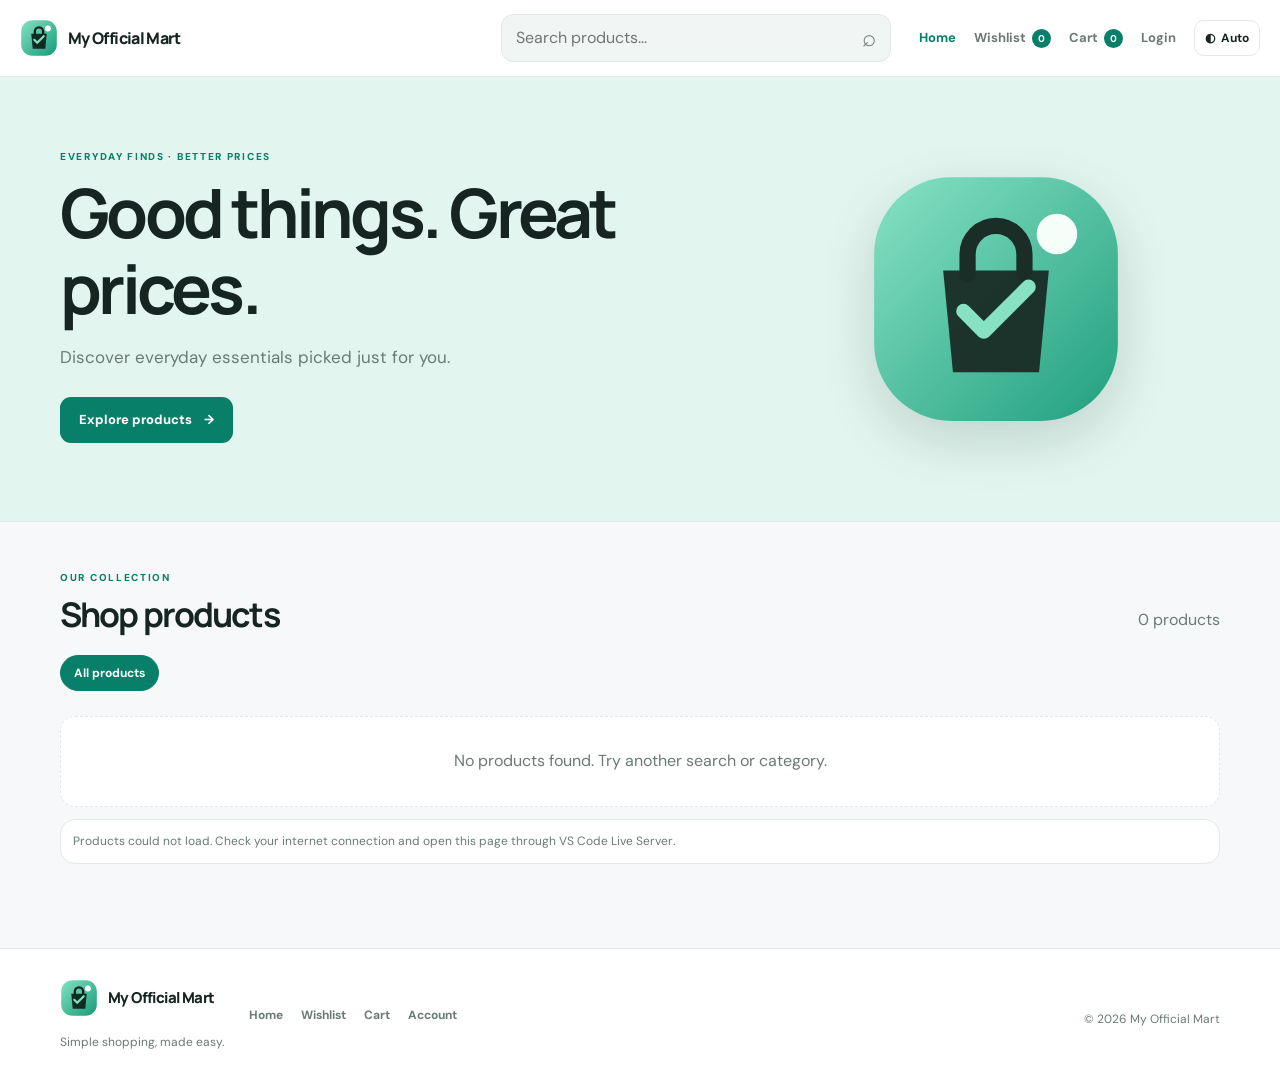
<file: index.html>
<!doctype html>
<html lang="en">
  <head>
    <meta charset="UTF-8" />
    <meta name="viewport" content="width=device-width, initial-scale=1" />
    <meta name="color-scheme" content="light dark" />
    <title>My Official Mart — Shop</title>
    <script>
      (() => {
        try {
          const t = localStorage.getItem("mom-theme") || "auto";
          const dark =
            t === "dark" ||
            (t === "auto" &&
              matchMedia("(prefers-color-scheme: dark)").matches);
          document.documentElement.dataset.theme = dark ? "dark" : "light";
          document.documentElement.dataset.themeMode = t;
        } catch (e) {
          document.documentElement.dataset.theme = "light";
          document.documentElement.dataset.themeMode = "auto";
        }
      })();
    </script>
    <link rel="stylesheet" href="css/style.css" />
    <script defer src="js/main.js"></script>
  </head>
  <body>
    <header class="site-header">
      <div class="nav-wrap">
        <a class="brand" href="index.html"
          ><svg
            class="brand-logo"
            viewBox="0 0 64 64"
            role="img"
            aria-label="My Mart logo"
            xmlns="http://www.w3.org/2000/svg"
          >
            <defs>
              <linearGradient id="mmg" x1="0" y1="0" x2="1" y2="1">
                <stop offset="0" stop-color="#83e2c2" />
                <stop offset="1" stop-color="#179b79" />
              </linearGradient>
            </defs>
            <rect x="2" y="2" width="60" height="60" rx="19" fill="url(#mmg)" />
            <path
              d="M19 25h26l-2.4 25H21.4L19 25Z"
              fill="#10241d"
              opacity=".96"
            />
            <path
              d="M25 26v-5a7 7 0 0 1 14 0v5"
              fill="none"
              stroke="#10241d"
              stroke-width="4"
              stroke-linecap="round"
            />
            <path
              d="m24 35 5 5 11-11"
              fill="none"
              stroke="#83e2c2"
              stroke-width="3.6"
              stroke-linecap="round"
              stroke-linejoin="round"
            />
            <circle cx="47" cy="16" r="5" fill="#f8fffb" /></svg
          ><span>My Official Mart</span></a
        >
        <form id="search-form" class="search-box">
          <input
            id="search-input"
            type="search"
            placeholder="Search products..."
            aria-label="Search products"
          /><button aria-label="Search">⌕</button>
        </form>
        <nav class="nav-links">
          <a class="active" href="index.html">Home</a
          ><a href="wishlist.html"
            >Wishlist <span class="badge" id="wishlist-count">0</span></a
          ><a href="cart.html"
            >Cart <span class="badge" id="cart-count">0</span></a
          ><a href="login.html" id="account-link">Login</a
          ><button
            class="theme-toggle"
            id="theme-toggle"
            type="button"
            aria-label="Change theme"
          >
            <span id="theme-icon">◐</span><span class="theme-label">Auto</span>
          </button>
        </nav>
      </div>
    </header>
    <section class="hero">
      <div class="hero-inner">
        <p class="eyebrow">EVERYDAY FINDS · BETTER PRICES</p>
        <h1>Good things. Great prices.</h1>
        <p>Discover everyday essentials picked just for you.</p>
        <a class="btn btn-primary" href="#shop"
          >Explore products <span>→</span></a
        >
      </div>
      <div class="hero-orb" aria-hidden="true">
        <svg
          class="hero-logo"
          viewBox="0 0 64 64"
          role="img"
          aria-label="My Mart logo"
          xmlns="http://www.w3.org/2000/svg"
        >
          <defs>
            <linearGradient id="heroMmg" x1="0" y1="0" x2="1" y2="1">
              <stop offset="0" stop-color="#83e2c2" />
              <stop offset="1" stop-color="#179b79" />
            </linearGradient>
          </defs>
          <rect
            x="2"
            y="2"
            width="60"
            height="60"
            rx="19"
            fill="url(#heroMmg)"
          />
          <path
            d="M19 25h26l-2.4 25H21.4L19 25Z"
            fill="#10241d"
            opacity=".96"
          />
          <path
            d="M25 26v-5a7 7 0 0 1 14 0v5"
            fill="none"
            stroke="#10241d"
            stroke-width="4"
            stroke-linecap="round"
          />
          <path
            d="m24 35 5 5 11-11"
            fill="none"
            stroke="#83e2c2"
            stroke-width="3.6"
            stroke-linecap="round"
            stroke-linejoin="round"
          />
          <circle cx="47" cy="16" r="5" fill="#f8fffb" />
        </svg>
      </div>
    </section>
    <main id="shop" class="container page-space">
      <div class="section-heading">
        <div>
          <p class="eyebrow">OUR COLLECTION</p>
          <h2>Shop products</h2>
        </div>
        <span id="result-count" class="muted">Loading products…</span>
      </div>
      <div
        id="category-filters"
        class="filters"
        aria-label="Filter by category"
      >
        <button class="filter-chip selected" data-category="all">
          All products
        </button>
      </div>
      <div id="products-container" class="product-grid">
        <div class="loading-card">Loading products…</div>
      </div>
      <div id="load-error" class="notice hidden"></div>
    </main>
    <footer class="footer">
      <div class="container footer-inner">
        <div>
          <a class="brand footer-brand" href="index.html"
            ><svg
              class="brand-logo"
              viewBox="0 0 64 64"
              role="img"
              aria-label="My Mart logo"
              xmlns="http://www.w3.org/2000/svg"
            >
              <defs>
                <linearGradient id="mmg" x1="0" y1="0" x2="1" y2="1">
                  <stop offset="0" stop-color="#83e2c2" />
                  <stop offset="1" stop-color="#179b79" />
                </linearGradient>
              </defs>
              <rect
                x="2"
                y="2"
                width="60"
                height="60"
                rx="19"
                fill="url(#mmg)"
              />
              <path
                d="M19 25h26l-2.4 25H21.4L19 25Z"
                fill="#10241d"
                opacity=".96"
              />
              <path
                d="M25 26v-5a7 7 0 0 1 14 0v5"
                fill="none"
                stroke="#10241d"
                stroke-width="4"
                stroke-linecap="round"
              />
              <path
                d="m24 35 5 5 11-11"
                fill="none"
                stroke="#83e2c2"
                stroke-width="3.6"
                stroke-linecap="round"
                stroke-linejoin="round"
              />
              <circle cx="47" cy="16" r="5" fill="#f8fffb" /></svg
            ><span>My Official Mart</span></a
          >
          <p>Simple shopping, made easy.</p>
        </div>
        <div class="footer-links">
          <a href="index.html">Home</a><a href="wishlist.html">Wishlist</a
          ><a href="cart.html">Cart</a><a href="login.html">Account</a>
        </div>
        <p class="copyright">© 2026 My Official Mart</p>
      </div>
    </footer>
    <div id="toast" class="toast" role="status" aria-live="polite"></div>
  </body>
</html>
</file>
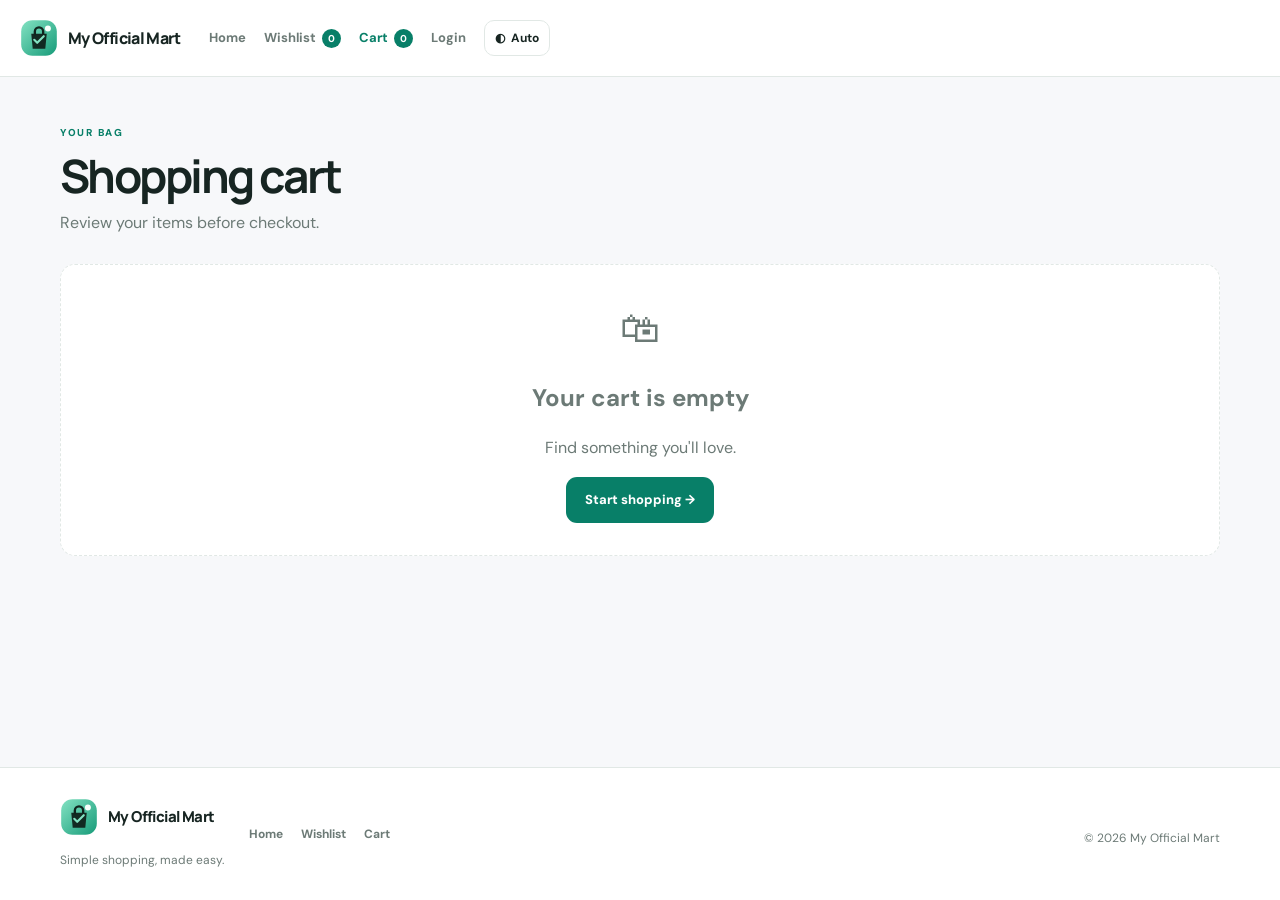
<file: cart.html>
<!doctype html>
<html lang="en">
  <head>
    <meta charset="UTF-8" />
    <meta name="viewport" content="width=device-width, initial-scale=1" />
    <meta name="color-scheme" content="light dark" />
    <title>My Official Mart — Cart</title>
    <script>
      (() => {
        try {
          const t = localStorage.getItem("mom-theme") || "auto";
          document.documentElement.dataset.theme =
            t === "dark" ||
            (t === "auto" && matchMedia("(prefers-color-scheme: dark)").matches)
              ? "dark"
              : "light";
          document.documentElement.dataset.themeMode = t;
        } catch (e) {}
      })();
    </script>
    <link rel="stylesheet" href="css/style.css" />
    <script defer src="js/main.js"></script>
  </head>
  <body>
    <header class="site-header">
      <div class="nav-wrap">
        <a class="brand" href="index.html"
          ><svg
            class="brand-logo"
            viewBox="0 0 64 64"
            role="img"
            aria-label="My Mart logo"
            xmlns="http://www.w3.org/2000/svg"
          >
            <defs>
              <linearGradient id="mmg" x1="0" y1="0" x2="1" y2="1">
                <stop offset="0" stop-color="#83e2c2" />
                <stop offset="1" stop-color="#179b79" />
              </linearGradient>
            </defs>
            <rect x="2" y="2" width="60" height="60" rx="19" fill="url(#mmg)" />
            <path
              d="M19 25h26l-2.4 25H21.4L19 25Z"
              fill="#10241d"
              opacity=".96"
            />
            <path
              d="M25 26v-5a7 7 0 0 1 14 0v5"
              fill="none"
              stroke="#10241d"
              stroke-width="4"
              stroke-linecap="round"
            />
            <path
              d="m24 35 5 5 11-11"
              fill="none"
              stroke="#83e2c2"
              stroke-width="3.6"
              stroke-linecap="round"
              stroke-linejoin="round"
            />
            <circle cx="47" cy="16" r="5" fill="#f8fffb" /></svg
          ><span>My Official Mart</span></a
        >
        <nav class="nav-links">
          <a href="index.html">Home</a
          ><a href="wishlist.html"
            >Wishlist <span class="badge" id="wishlist-count">0</span></a
          ><a class="active" href="cart.html"
            >Cart <span class="badge" id="cart-count">0</span></a
          ><a href="login.html" id="account-link">Login</a
          ><button class="theme-toggle" id="theme-toggle" type="button">
            <span id="theme-icon">◐</span><span class="theme-label">Auto</span>
          </button>
        </nav>
      </div>
    </header>
    <main class="container page-space">
      <div class="page-title">
        <p class="eyebrow">YOUR BAG</p>
        <h1>Shopping cart</h1>
        <p class="muted">Review your items before checkout.</p>
      </div>
      <div id="cart-container" class="cart-layout"></div>
    </main>
    <footer class="footer">
      <div class="container footer-inner">
        <div>
          <a class="brand footer-brand" href="index.html"
            ><svg
              class="brand-logo"
              viewBox="0 0 64 64"
              role="img"
              aria-label="My Mart logo"
              xmlns="http://www.w3.org/2000/svg"
            >
              <defs>
                <linearGradient id="mmg" x1="0" y1="0" x2="1" y2="1">
                  <stop offset="0" stop-color="#83e2c2" />
                  <stop offset="1" stop-color="#179b79" />
                </linearGradient>
              </defs>
              <rect
                x="2"
                y="2"
                width="60"
                height="60"
                rx="19"
                fill="url(#mmg)"
              />
              <path
                d="M19 25h26l-2.4 25H21.4L19 25Z"
                fill="#10241d"
                opacity=".96"
              />
              <path
                d="M25 26v-5a7 7 0 0 1 14 0v5"
                fill="none"
                stroke="#10241d"
                stroke-width="4"
                stroke-linecap="round"
              />
              <path
                d="m24 35 5 5 11-11"
                fill="none"
                stroke="#83e2c2"
                stroke-width="3.6"
                stroke-linecap="round"
                stroke-linejoin="round"
              />
              <circle cx="47" cy="16" r="5" fill="#f8fffb" /></svg
            ><span>My Official Mart</span></a
          >
          <p>Simple shopping, made easy.</p>
        </div>
        <div class="footer-links">
          <a href="index.html">Home</a><a href="wishlist.html">Wishlist</a
          ><a href="cart.html">Cart</a>
        </div>
        <p class="copyright">© 2026 My Official Mart</p>
      </div>
    </footer>
    <div id="toast" class="toast" role="status" aria-live="polite"></div>
  </body>
</html>
</file>
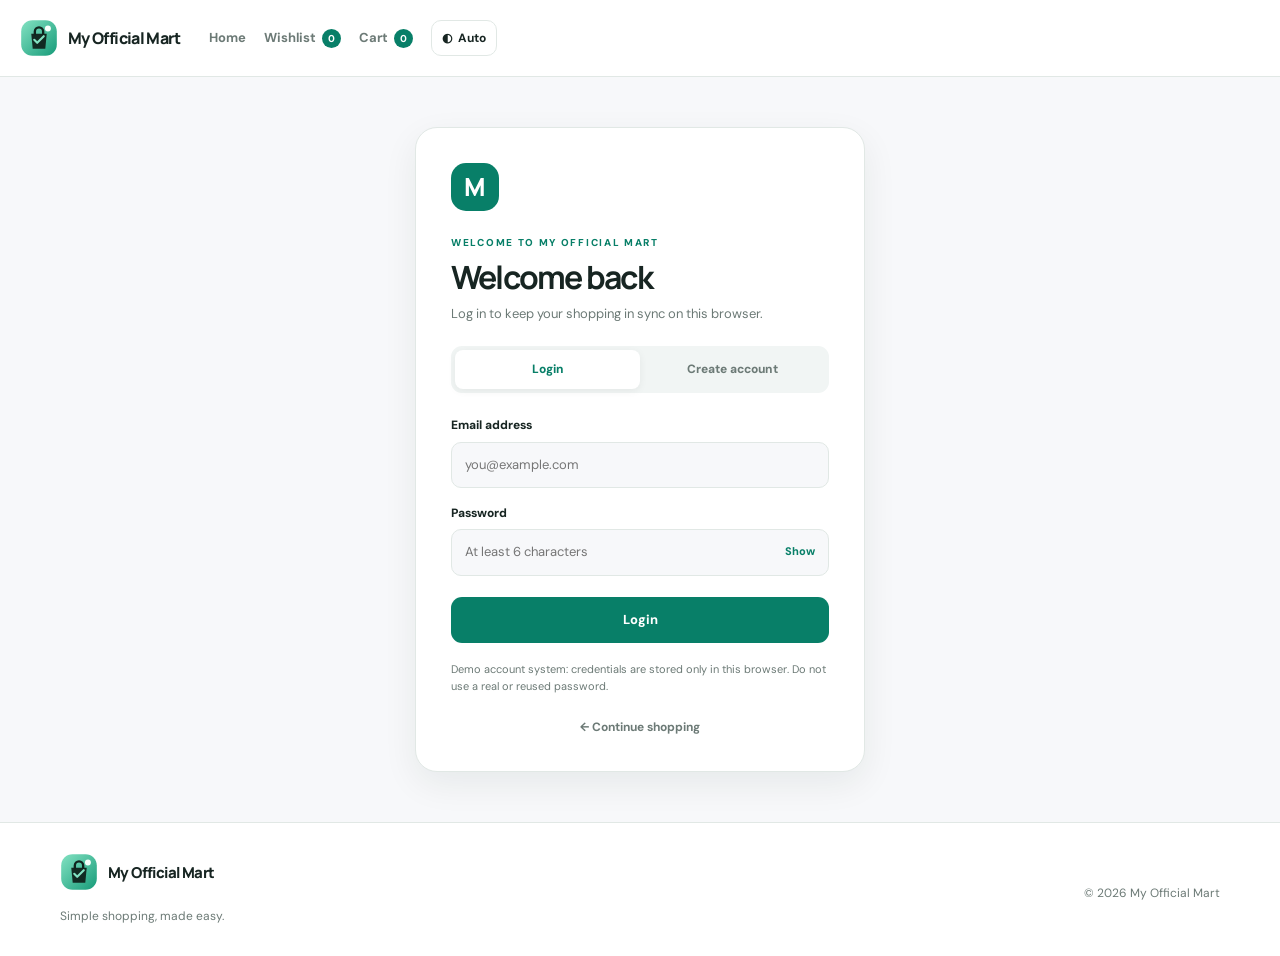
<file: login.html>
<!doctype html>
<html lang="en">
  <head>
    <meta charset="UTF-8" />
    <meta name="viewport" content="width=device-width, initial-scale=1" />
    <meta name="color-scheme" content="light dark" />
    <title>Login / Sign up — My Official Mart</title>
    <script>
      (() => {
        try {
          const t = localStorage.getItem("mom-theme") || "auto";
          document.documentElement.dataset.theme =
            t === "dark" ||
            (t === "auto" && matchMedia("(prefers-color-scheme: dark)").matches)
              ? "dark"
              : "light";
          document.documentElement.dataset.themeMode = t;
        } catch (e) {}
      })();
    </script>
    <link rel="stylesheet" href="css/style.css" />
    <script defer src="js/main.js"></script>
  </head>
  <body>
    <header class="site-header">
      <div class="nav-wrap">
        <a class="brand" href="index.html"
          ><svg
            class="brand-logo"
            viewBox="0 0 64 64"
            role="img"
            aria-label="My Mart logo"
            xmlns="http://www.w3.org/2000/svg"
          >
            <defs>
              <linearGradient id="mmg" x1="0" y1="0" x2="1" y2="1">
                <stop offset="0" stop-color="#83e2c2" />
                <stop offset="1" stop-color="#179b79" />
              </linearGradient>
            </defs>
            <rect x="2" y="2" width="60" height="60" rx="19" fill="url(#mmg)" />
            <path
              d="M19 25h26l-2.4 25H21.4L19 25Z"
              fill="#10241d"
              opacity=".96"
            />
            <path
              d="M25 26v-5a7 7 0 0 1 14 0v5"
              fill="none"
              stroke="#10241d"
              stroke-width="4"
              stroke-linecap="round"
            />
            <path
              d="m24 35 5 5 11-11"
              fill="none"
              stroke="#83e2c2"
              stroke-width="3.6"
              stroke-linecap="round"
              stroke-linejoin="round"
            />
            <circle cx="47" cy="16" r="5" fill="#f8fffb" /></svg
          ><span>My Official Mart</span></a
        >
        <nav class="nav-links">
          <a href="index.html">Home</a
          ><a href="wishlist.html"
            >Wishlist <span class="badge" id="wishlist-count">0</span></a
          ><a href="cart.html"
            >Cart <span class="badge" id="cart-count">0</span></a
          ><button class="theme-toggle" id="theme-toggle" type="button">
            <span id="theme-icon">◐</span><span class="theme-label">Auto</span>
          </button>
        </nav>
      </div>
    </header>
    <main class="auth-page">
      <section class="auth-card">
        <div class="auth-mark">M</div>
        <p class="eyebrow">WELCOME TO MY OFFICIAL MART</p>
        <h1 id="auth-title">Welcome back</h1>
        <p id="auth-subtitle" class="muted auth-subtitle">
          Log in to keep your shopping in sync on this browser.
        </p>
        <div class="auth-tabs">
          <button type="button" class="auth-tab active" data-auth-mode="login">
            Login</button
          ><button type="button" class="auth-tab" data-auth-mode="signup">
            Create account
          </button>
        </div>
        <form id="auth-form" novalidate>
          <div class="form-field" id="name-field" hidden>
            <label for="auth-name">Your name</label
            ><input
              id="auth-name"
              name="name"
              autocomplete="name"
              placeholder="e.g. Zahid"
            /><small class="field-error" id="name-error"></small>
          </div>
          <div class="form-field">
            <label for="auth-email">Email address</label
            ><input
              id="auth-email"
              name="email"
              type="email"
              autocomplete="email"
              placeholder="you@example.com"
              required
            /><small class="field-error" id="email-error"></small>
          </div>
          <div class="form-field">
            <label for="auth-password">Password</label>
            <div class="password-wrap">
              <input
                id="auth-password"
                name="password"
                type="password"
                autocomplete="current-password"
                minlength="6"
                placeholder="At least 6 characters"
                required
              /><button
                type="button"
                id="password-toggle"
                class="password-toggle"
                aria-label="Show password"
              >
                Show
              </button>
            </div>
            <small class="field-error" id="password-error"></small>
          </div>
          <div id="auth-message" class="notice hidden" role="status"></div>
          <button
            class="btn btn-primary auth-submit"
            id="auth-submit"
            type="submit"
          >
            Login
          </button>
        </form>
        <p class="auth-note">
          Demo account system: credentials are stored only in this browser. Do
          not use a real or reused password.
        </p>
        <button
          id="logout-btn"
          class="btn btn-secondary full-width hidden"
          type="button"
        >
          Log out</button
        ><a class="back-home" href="index.html">← Continue shopping</a>
      </section>
    </main>
    <footer class="footer">
      <div class="container footer-inner">
        <div>
          <a class="brand footer-brand" href="index.html"
            ><svg
              class="brand-logo"
              viewBox="0 0 64 64"
              role="img"
              aria-label="My Mart logo"
              xmlns="http://www.w3.org/2000/svg"
            >
              <defs>
                <linearGradient id="mmg" x1="0" y1="0" x2="1" y2="1">
                  <stop offset="0" stop-color="#83e2c2" />
                  <stop offset="1" stop-color="#179b79" />
                </linearGradient>
              </defs>
              <rect
                x="2"
                y="2"
                width="60"
                height="60"
                rx="19"
                fill="url(#mmg)"
              />
              <path
                d="M19 25h26l-2.4 25H21.4L19 25Z"
                fill="#10241d"
                opacity=".96"
              />
              <path
                d="M25 26v-5a7 7 0 0 1 14 0v5"
                fill="none"
                stroke="#10241d"
                stroke-width="4"
                stroke-linecap="round"
              />
              <path
                d="m24 35 5 5 11-11"
                fill="none"
                stroke="#83e2c2"
                stroke-width="3.6"
                stroke-linecap="round"
                stroke-linejoin="round"
              />
              <circle cx="47" cy="16" r="5" fill="#f8fffb" /></svg
            ><span>My Official Mart</span></a
          >
          <p>Simple shopping, made easy.</p>
        </div>
        <p class="copyright">© 2026 My Official Mart</p>
      </div>
    </footer>
    <div id="toast" class="toast" role="status" aria-live="polite"></div>
  </body>
</html>
</file>
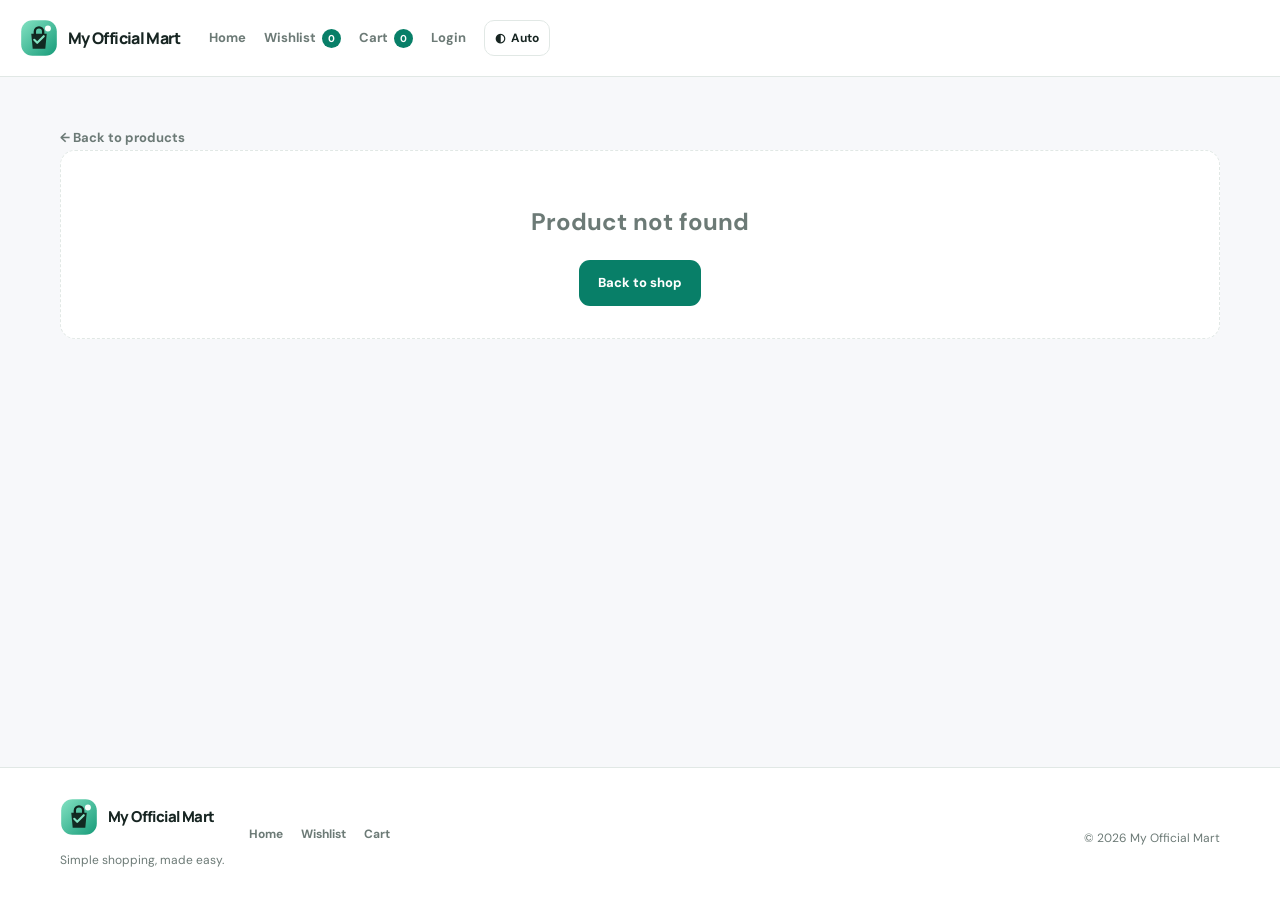
<file: product-details.html>
<!doctype html>
<html lang="en">
  <head>
    <meta charset="UTF-8" />
    <meta name="viewport" content="width=device-width, initial-scale=1" />
    <meta name="color-scheme" content="light dark" />
    <title>Product details — My Official Mart</title>
    <script>
      (() => {
        try {
          const t = localStorage.getItem("mom-theme") || "auto";
          document.documentElement.dataset.theme =
            t === "dark" ||
            (t === "auto" && matchMedia("(prefers-color-scheme: dark)").matches)
              ? "dark"
              : "light";
          document.documentElement.dataset.themeMode = t;
        } catch (e) {}
      })();
    </script>
    <link rel="stylesheet" href="css/style.css" />
    <script defer src="js/main.js"></script>
  </head>
  <body>
    <header class="site-header">
      <div class="nav-wrap">
        <a class="brand" href="index.html"
          ><svg
            class="brand-logo"
            viewBox="0 0 64 64"
            role="img"
            aria-label="My Mart logo"
            xmlns="http://www.w3.org/2000/svg"
          >
            <defs>
              <linearGradient id="mmg" x1="0" y1="0" x2="1" y2="1">
                <stop offset="0" stop-color="#83e2c2" />
                <stop offset="1" stop-color="#179b79" />
              </linearGradient>
            </defs>
            <rect x="2" y="2" width="60" height="60" rx="19" fill="url(#mmg)" />
            <path
              d="M19 25h26l-2.4 25H21.4L19 25Z"
              fill="#10241d"
              opacity=".96"
            />
            <path
              d="M25 26v-5a7 7 0 0 1 14 0v5"
              fill="none"
              stroke="#10241d"
              stroke-width="4"
              stroke-linecap="round"
            />
            <path
              d="m24 35 5 5 11-11"
              fill="none"
              stroke="#83e2c2"
              stroke-width="3.6"
              stroke-linecap="round"
              stroke-linejoin="round"
            />
            <circle cx="47" cy="16" r="5" fill="#f8fffb" /></svg
          ><span>My Official Mart</span></a
        >
        <nav class="nav-links">
          <a href="index.html">Home</a
          ><a href="wishlist.html"
            >Wishlist <span class="badge" id="wishlist-count">0</span></a
          ><a href="cart.html"
            >Cart <span class="badge" id="cart-count">0</span></a
          ><a href="login.html" id="account-link">Login</a
          ><button class="theme-toggle" id="theme-toggle" type="button">
            <span id="theme-icon">◐</span><span class="theme-label">Auto</span>
          </button>
        </nav>
      </div>
    </header>
    <main class="container page-space">
      <a class="back-link" href="index.html">← Back to products</a>
      <div id="product-detail-container">
        <div class="loading-card">Loading product…</div>
      </div>
    </main>
    <footer class="footer">
      <div class="container footer-inner">
        <div>
          <a class="brand footer-brand" href="index.html"
            ><svg
              class="brand-logo"
              viewBox="0 0 64 64"
              role="img"
              aria-label="My Mart logo"
              xmlns="http://www.w3.org/2000/svg"
            >
              <defs>
                <linearGradient id="mmg" x1="0" y1="0" x2="1" y2="1">
                  <stop offset="0" stop-color="#83e2c2" />
                  <stop offset="1" stop-color="#179b79" />
                </linearGradient>
              </defs>
              <rect
                x="2"
                y="2"
                width="60"
                height="60"
                rx="19"
                fill="url(#mmg)"
              />
              <path
                d="M19 25h26l-2.4 25H21.4L19 25Z"
                fill="#10241d"
                opacity=".96"
              />
              <path
                d="M25 26v-5a7 7 0 0 1 14 0v5"
                fill="none"
                stroke="#10241d"
                stroke-width="4"
                stroke-linecap="round"
              />
              <path
                d="m24 35 5 5 11-11"
                fill="none"
                stroke="#83e2c2"
                stroke-width="3.6"
                stroke-linecap="round"
                stroke-linejoin="round"
              />
              <circle cx="47" cy="16" r="5" fill="#f8fffb" /></svg
            ><span>My Official Mart</span></a
          >
          <p>Simple shopping, made easy.</p>
        </div>
        <div class="footer-links">
          <a href="index.html">Home</a><a href="wishlist.html">Wishlist</a
          ><a href="cart.html">Cart</a>
        </div>
        <p class="copyright">© 2026 My Official Mart</p>
      </div>
    </footer>
    <div id="toast" class="toast" role="status" aria-live="polite"></div>
  </body>
</html>
</file>
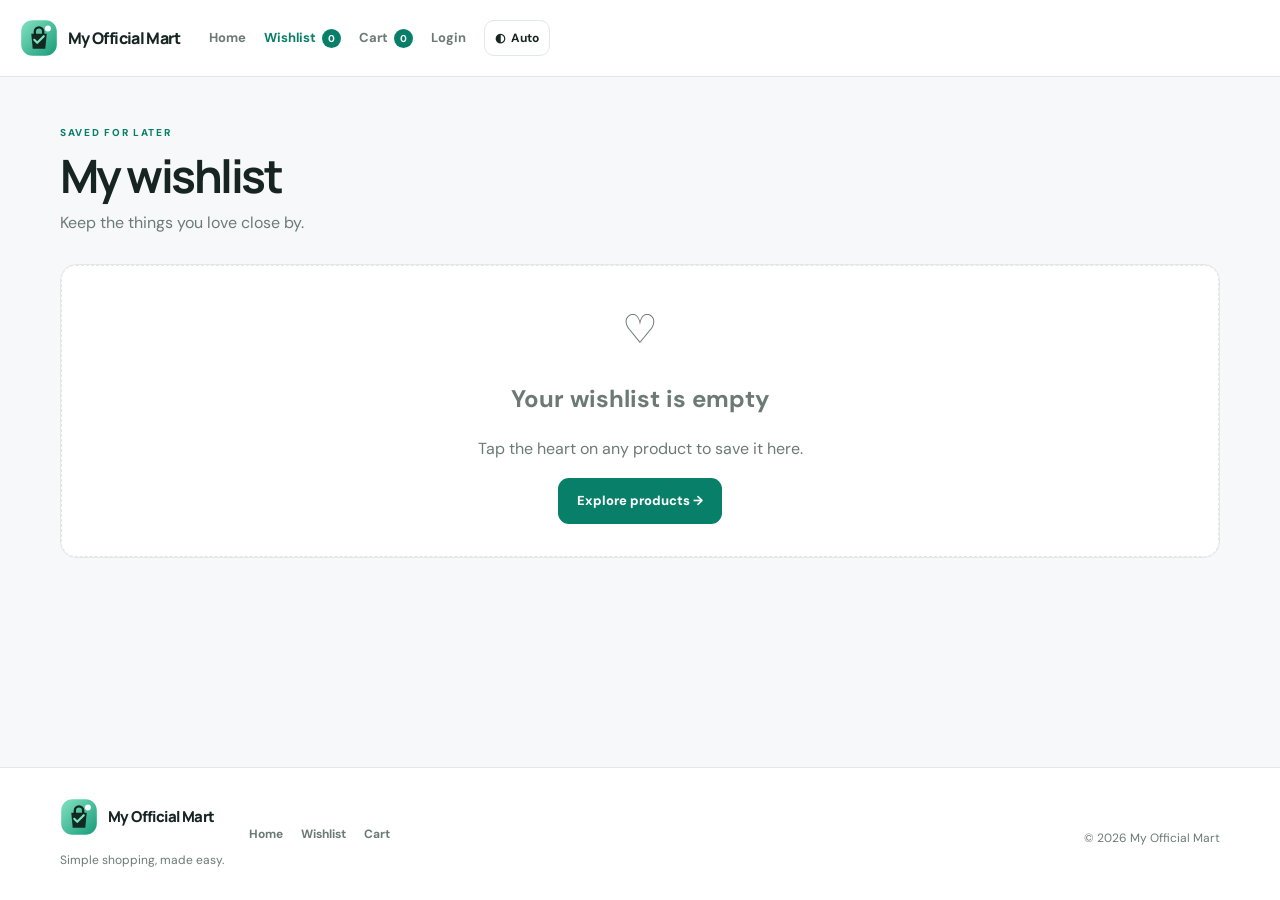
<file: wishlist.html>
<!doctype html>
<html lang="en">
  <head>
    <meta charset="UTF-8" />
    <meta name="viewport" content="width=device-width, initial-scale=1" />
    <meta name="color-scheme" content="light dark" />
    <title>My Official Mart — Wishlist</title>
    <script>
      (() => {
        try {
          const t = localStorage.getItem("mom-theme") || "auto";
          document.documentElement.dataset.theme =
            t === "dark" ||
            (t === "auto" && matchMedia("(prefers-color-scheme: dark)").matches)
              ? "dark"
              : "light";
          document.documentElement.dataset.themeMode = t;
        } catch (e) {}
      })();
    </script>
    <link rel="stylesheet" href="css/style.css" />
    <script defer src="js/main.js"></script>
  </head>
  <body>
    <header class="site-header">
      <div class="nav-wrap">
        <a class="brand" href="index.html"
          ><svg
            class="brand-logo"
            viewBox="0 0 64 64"
            role="img"
            aria-label="My Mart logo"
            xmlns="http://www.w3.org/2000/svg"
          >
            <defs>
              <linearGradient id="mmg" x1="0" y1="0" x2="1" y2="1">
                <stop offset="0" stop-color="#83e2c2" />
                <stop offset="1" stop-color="#179b79" />
              </linearGradient>
            </defs>
            <rect x="2" y="2" width="60" height="60" rx="19" fill="url(#mmg)" />
            <path
              d="M19 25h26l-2.4 25H21.4L19 25Z"
              fill="#10241d"
              opacity=".96"
            />
            <path
              d="M25 26v-5a7 7 0 0 1 14 0v5"
              fill="none"
              stroke="#10241d"
              stroke-width="4"
              stroke-linecap="round"
            />
            <path
              d="m24 35 5 5 11-11"
              fill="none"
              stroke="#83e2c2"
              stroke-width="3.6"
              stroke-linecap="round"
              stroke-linejoin="round"
            />
            <circle cx="47" cy="16" r="5" fill="#f8fffb" /></svg
          ><span>My Official Mart</span></a
        >
        <nav class="nav-links">
          <a href="index.html">Home</a
          ><a class="active" href="wishlist.html"
            >Wishlist <span class="badge" id="wishlist-count">0</span></a
          ><a href="cart.html"
            >Cart <span class="badge" id="cart-count">0</span></a
          ><a href="login.html" id="account-link">Login</a
          ><button class="theme-toggle" id="theme-toggle" type="button">
            <span id="theme-icon">◐</span><span class="theme-label">Auto</span>
          </button>
        </nav>
      </div>
    </header>
    <main class="container page-space">
      <div class="page-title">
        <p class="eyebrow">SAVED FOR LATER</p>
        <h1>My wishlist</h1>
        <p class="muted">Keep the things you love close by.</p>
      </div>
      <div id="wishlist-container" class="list-panel"></div>
    </main>
    <footer class="footer">
      <div class="container footer-inner">
        <div>
          <a class="brand footer-brand" href="index.html"
            ><svg
              class="brand-logo"
              viewBox="0 0 64 64"
              role="img"
              aria-label="My Mart logo"
              xmlns="http://www.w3.org/2000/svg"
            >
              <defs>
                <linearGradient id="mmg" x1="0" y1="0" x2="1" y2="1">
                  <stop offset="0" stop-color="#83e2c2" />
                  <stop offset="1" stop-color="#179b79" />
                </linearGradient>
              </defs>
              <rect
                x="2"
                y="2"
                width="60"
                height="60"
                rx="19"
                fill="url(#mmg)"
              />
              <path
                d="M19 25h26l-2.4 25H21.4L19 25Z"
                fill="#10241d"
                opacity=".96"
              />
              <path
                d="M25 26v-5a7 7 0 0 1 14 0v5"
                fill="none"
                stroke="#10241d"
                stroke-width="4"
                stroke-linecap="round"
              />
              <path
                d="m24 35 5 5 11-11"
                fill="none"
                stroke="#83e2c2"
                stroke-width="3.6"
                stroke-linecap="round"
                stroke-linejoin="round"
              />
              <circle cx="47" cy="16" r="5" fill="#f8fffb" /></svg
            ><span>My Official Mart</span></a
          >
          <p>Simple shopping, made easy.</p>
        </div>
        <div class="footer-links">
          <a href="index.html">Home</a><a href="wishlist.html">Wishlist</a
          ><a href="cart.html">Cart</a>
        </div>
        <p class="copyright">© 2026 My Official Mart</p>
      </div>
    </footer>
    <div id="toast" class="toast" role="status" aria-live="polite"></div>
  </body>
</html>
</file>
<file: css/style.css>
@import url("https://fonts.googleapis.com/css2?family=DM+Sans:wght@400;500;600;700&family=Manrope:wght@400;500;600;700;800&display=swap");
:root {
  color-scheme: light;
  --bg: #f7f8fa;
  --surface: #fff;
  --surface-2: #f1f5f4;
  --text: #172522;
  --muted: #6c7a76;
  --border: #e1e8e5;
  --accent: #087f68;
  --accent-hover: #066b59;
  --accent-soft: #e3f5ef;
  --danger: #c24141;
  --shadow: 0 12px 35px rgba(18, 43, 35, 0.07);
}
:root[data-theme="dark"] {
  color-scheme: dark;
  --bg: #0d1210;
  --surface: #171e1b;
  --surface-2: #222c27;
  --text: #f1f7f4;
  --muted: #a9b8b1;
  --border: #34443c;
  --accent: #72d8b7;
  --accent-hover: #91e8cb;
  --accent-soft: #20382f;
  --danger: #ff9696;
  --shadow: 0 14px 38px rgba(0, 0, 0, 0.3);
}
* {
  box-sizing: border-box;
}
html {
  scroll-behavior: smooth;
}
body {
  margin: 0;
  background: var(--bg);
  color: var(--text);
  font-family: "DM Sans", sans-serif;
  line-height: 1.55;
  min-height: 100vh;
  display: flex;
  flex-direction: column;
  transition:
    background 0.2s,
    color 0.2s;
}
a {
  color: inherit;
  text-decoration: none;
}
button,
input {
  font: inherit;
}
button {
  cursor: pointer;
}
img {
  display: block;
  max-width: 100%;
}
.container {
  width: min(1160px, calc(100% - 40px));
  margin-inline: auto;
}
.site-header {
  position: sticky;
  top: 0;
  z-index: 20;
  background: color-mix(in srgb, var(--surface) 92%, transparent);
  backdrop-filter: blur(14px);
  border-bottom: 1px solid var(--border);
}
.nav-wrap {
  width: min(1280px, calc(100% - 40px));
  min-height: 76px;
  margin: auto;
  display: flex;
  align-items: center;
  gap: 28px;
}
.brand {
  display: inline-flex;
  align-items: center;
  gap: 10px;
  font-family: Manrope, sans-serif;
  font-weight: 800;
  letter-spacing: -0.04em;
  white-space: nowrap;
}
.brand-icon {
  display: grid;
  place-items: center;
  width: 36px;
  height: 36px;
  border-radius: 12px;
  background: var(--accent);
  color: #fff;
  font-size: 19px;
}
.search-box {
  display: flex;
  align-items: center;
  max-width: 390px;
  flex: 1;
  margin-left: auto;
  border: 1px solid var(--border);
  border-radius: 12px;
  background: var(--surface-2);
  overflow: hidden;
}
.search-box input {
  width: 100%;
  min-width: 0;
  padding: 11px 14px;
  border: 0;
  outline: 0;
  background: transparent;
  color: var(--text);
}
.search-box button {
  border: 0;
  background: transparent;
  color: var(--muted);
  padding: 0 14px;
  font-size: 24px;
}
.nav-links {
  display: flex;
  align-items: center;
  gap: 18px;
  font-size: 13px;
  font-weight: 700;
  white-space: nowrap;
}
.nav-links > a {
  color: var(--muted);
  transition: color 0.2s;
}
.nav-links > a:hover,
.nav-links > a.active {
  color: var(--accent);
}
.badge {
  display: inline-grid;
  place-items: center;
  min-width: 19px;
  height: 19px;
  padding: 0 5px;
  border-radius: 99px;
  background: var(--accent);
  color: #fff;
  font-size: 10px;
  margin-left: 3px;
}
.theme-toggle {
  display: inline-flex;
  align-items: center;
  gap: 6px;
  padding: 8px 10px;
  border: 1px solid var(--border);
  border-radius: 10px;
  background: var(--surface);
  color: var(--text);
  font-size: 12px;
  font-weight: 700;
}
.theme-toggle:hover {
  border-color: var(--accent);
}
.hero {
  position: relative;
  overflow: hidden;
  background: var(--accent-soft);
  border-bottom: 1px solid var(--border);
}
.hero-inner {
  width: min(1160px, calc(100% - 40px));
  margin: auto;
  padding: 72px 0 78px;
  position: relative;
  z-index: 1;
}
.eyebrow {
  margin: 0 0 9px;
  color: var(--accent);
  font-size: 10px;
  font-weight: 800;
  letter-spacing: 0.17em;
}
.hero h1,
.page-title h1,
.section-heading h2,
.auth-card h1 {
  font-family: Manrope, sans-serif;
  letter-spacing: -0.055em;
  line-height: 1.12;
}
.hero h1 {
  font-size: clamp(38px, 6vw, 68px);
  max-width: 650px;
  margin: 0;
}
.hero-inner > p:not(.eyebrow) {
  color: var(--muted);
  font-size: 17px;
  margin: 18px 0 27px;
}
.hero-orb {
  position: absolute;
  right: 13%;
  top: 4%;
  font-size: clamp(130px, 25vw, 290px);
  line-height: 1;
  color: var(--accent);
  opacity: 0.12;
  transform: rotate(18deg);
}
.btn {
  display: inline-flex;
  align-items: center;
  justify-content: center;
  gap: 12px;
  padding: 12px 18px;
  border-radius: 11px;
  border: 1px solid transparent;
  font-size: 13px;
  font-weight: 800;
  transition:
    transform 0.18s,
    background 0.18s,
    border-color 0.18s;
}
.btn:hover {
  transform: translateY(-1px);
}
.btn-primary {
  background: var(--accent);
  color: #fff;
}
.btn-primary:hover {
  background: var(--accent-hover);
}
.btn-secondary {
  background: var(--surface);
  border-color: var(--border);
  color: var(--text);
}
.page-space {
  padding-top: 48px;
  padding-bottom: 72px;
}
.section-heading {
  display: flex;
  align-items: end;
  justify-content: space-between;
  gap: 20px;
  margin-bottom: 22px;
}
.section-heading h2 {
  font-size: clamp(26px, 4vw, 34px);
  margin: 0;
}
.muted {
  color: var(--muted);
}
.filters {
  display: flex;
  flex-wrap: wrap;
  gap: 9px;
  margin-bottom: 25px;
}
.filter-chip {
  border: 1px solid var(--border);
  background: var(--surface);
  color: var(--muted);
  padding: 8px 13px;
  border-radius: 99px;
  font-size: 12px;
  font-weight: 700;
}
.filter-chip:hover,
.filter-chip.selected {
  background: var(--accent);
  border-color: var(--accent);
  color: #fff;
}
.product-grid {
  display: grid;
  grid-template-columns: repeat(4, minmax(0, 1fr));
  gap: 18px;
}
.product-card {
  min-width: 0;
  display: flex;
  flex-direction: column;
  border: 1px solid var(--border);
  border-radius: 17px;
  background: var(--surface);
  overflow: hidden;
  transition:
    transform 0.2s,
    border-color 0.2s,
    box-shadow 0.2s;
}
.product-card:hover {
  transform: translateY(-3px);
  border-color: color-mix(in srgb, var(--accent) 45%, var(--border));
  box-shadow: var(--shadow);
}
.product-image {
  height: 215px;
  display: grid;
  place-items: center;
  background: var(--surface-2);
  padding: 24px;
  position: relative;
}
.product-image img {
  height: 100%;
  width: 100%;
  object-fit: contain;
  mix-blend-mode: multiply;
}
.product-image .heart {
  position: absolute;
  right: 12px;
  top: 12px;
  border: 1px solid var(--border);
  background: var(--surface);
  color: var(--muted);
  border-radius: 50%;
  width: 36px;
  height: 36px;
  font-size: 18px;
}
.product-image .heart.saved {
  color: #e04e72;
}
.product-info {
  padding: 16px;
  display: flex;
  flex-direction: column;
  flex: 1;
}
.category-label {
  color: var(--accent);
  font-size: 10px;
  font-weight: 800;
  letter-spacing: 0.1em;
  text-transform: uppercase;
}
.product-info h3 {
  font-size: 14px;
  line-height: 1.45;
  margin: 7px 0 10px;
  min-height: 40px;
}
.product-rating {
  font-size: 11px;
  color: var(--muted);
  margin-bottom: 13px;
}
.product-bottom {
  display: flex;
  align-items: center;
  justify-content: space-between;
  gap: 8px;
  margin-top: auto;
}
.price {
  font-family: Manrope, sans-serif;
  font-weight: 800;
  font-size: 18px;
  letter-spacing: -0.04em;
}
.small-btn {
  border: 1px solid var(--border);
  background: var(--surface);
  color: var(--text);
  padding: 8px 10px;
  border-radius: 9px;
  font-size: 11px;
  font-weight: 800;
}
.small-btn:hover {
  border-color: var(--accent);
  color: var(--accent);
}
.loading-card,
.empty-state,
.notice {
  padding: 32px;
  border: 1px dashed var(--border);
  border-radius: 15px;
  text-align: center;
  color: var(--muted);
  background: var(--surface);
}
.loading-card {
  grid-column: 1/-1;
}
.hidden {
  display: none !important;
}
.page-title {
  margin-bottom: 28px;
}
.page-title h1 {
  font-size: clamp(32px, 5vw, 46px);
  margin: 0 0 10px;
}
.page-title > p:last-child {
  margin: 0;
}
.cart-layout {
  display: grid;
  grid-template-columns: minmax(0, 1fr) 330px;
  gap: 22px;
  align-items: start;
}
.list-panel,
.summary-card {
  background: var(--surface);
  border: 1px solid var(--border);
  border-radius: 16px;
  overflow: hidden;
}
.cart-row,
.wishlist-row {
  display: flex;
  align-items: center;
  gap: 16px;
  padding: 18px;
  border-bottom: 1px solid var(--border);
}
.cart-row:last-child,
.wishlist-row:last-child {
  border-bottom: 0;
}
.row-image {
  width: 88px;
  height: 88px;
  flex: 0 0 88px;
  padding: 9px;
  background: var(--surface-2);
  border-radius: 12px;
  display: grid;
  place-items: center;
}
.row-image img {
  height: 100%;
  width: 100%;
  object-fit: contain;
  mix-blend-mode: multiply;
}
.row-info {
  flex: 1;
  min-width: 0;
}
.row-info h3 {
  font-size: 14px;
  margin: 0 0 5px;
}
.row-info p {
  font-size: 12px;
  color: var(--muted);
  margin: 0;
}
.row-price {
  font-weight: 800;
  white-space: nowrap;
}
.row-actions {
  display: flex;
  align-items: center;
  gap: 8px;
  flex-wrap: wrap;
}
.qty-control {
  display: inline-flex;
  align-items: center;
  border: 1px solid var(--border);
  border-radius: 9px;
  overflow: hidden;
}
.qty-control button {
  width: 30px;
  height: 30px;
  border: 0;
  background: var(--surface-2);
  color: var(--text);
}
.qty-control span {
  min-width: 28px;
  text-align: center;
  font-size: 12px;
  font-weight: 800;
}
.icon-btn {
  border: 1px solid var(--border);
  background: var(--surface);
  color: var(--muted);
  border-radius: 9px;
  padding: 7px 9px;
  font-size: 12px;
}
.icon-btn:hover {
  color: var(--danger);
  border-color: var(--danger);
}
.summary-card {
  padding: 22px;
}
.summary-card h2 {
  margin: 0 0 18px;
  font-size: 18px;
}
.summary-line {
  display: flex;
  justify-content: space-between;
  gap: 12px;
  margin: 12px 0;
  color: var(--muted);
  font-size: 13px;
}
.summary-line.total {
  border-top: 1px solid var(--border);
  padding-top: 17px;
  margin-top: 18px;
  color: var(--text);
  font-size: 17px;
  font-weight: 800;
}
.summary-card .btn {
  width: 100%;
  margin-top: 10px;
}
.fine-print {
  font-size: 11px;
  color: var(--muted);
  text-align: center;
  margin: 13px 0 0;
}
.wishlist-row .row-actions {
  margin-left: auto;
}
.detail-layout {
  display: grid;
  grid-template-columns: minmax(0, 1fr) minmax(0, 1fr);
  gap: 48px;
  align-items: center;
  margin-top: 22px;
}
.detail-image {
  min-height: 410px;
  border: 1px solid var(--border);
  border-radius: 20px;
  background: var(--surface);
  padding: 40px;
  display: grid;
  place-items: center;
}
.detail-image img {
  max-height: 360px;
  object-fit: contain;
  mix-blend-mode: multiply;
}
.detail-info h1 {
  font-family: Manrope, sans-serif;
  font-size: clamp(28px, 4vw, 42px);
  line-height: 1.15;
  letter-spacing: -0.05em;
  margin: 9px 0 13px;
}
.detail-price {
  font-family: Manrope, sans-serif;
  font-size: 30px;
  font-weight: 800;
  margin: 20px 0;
}
.detail-description {
  color: var(--muted);
  border-block: 1px solid var(--border);
  padding: 20px 0;
  margin: 20px 0;
}
.detail-actions {
  display: flex;
  gap: 10px;
  flex-wrap: wrap;
}
.detail-actions .btn {
  flex: 1;
}
.back-link {
  display: inline-block;
  color: var(--muted);
  font-size: 13px;
  font-weight: 700;
}
.back-link:hover {
  color: var(--accent);
}
.footer {
  margin-top: auto;
  background: var(--surface);
  border-top: 1px solid var(--border);
}
.footer-inner {
  padding: 30px 0;
  display: flex;
  align-items: center;
  justify-content: space-between;
  gap: 25px;
  flex-wrap: wrap;
}
.footer-brand {
  font-size: 15px;
}
.footer-inner p {
  font-size: 12px;
  color: var(--muted);
  margin: 8px 0 0;
}
.footer-links {
  display: flex;
  gap: 18px;
  color: var(--muted);
  font-size: 12px;
  font-weight: 700;
}
.footer-links a:hover {
  color: var(--accent);
}
.copyright {
  margin-left: auto !important;
}
.toast {
  position: fixed;
  left: 50%;
  bottom: 24px;
  z-index: 99;
  transform: translate(-50%, 20px);
  opacity: 0;
  pointer-events: none;
  background: var(--text);
  color: var(--bg);
  padding: 12px 18px;
  border-radius: 12px;
  box-shadow: var(--shadow);
  font-size: 13px;
  font-weight: 700;
  transition: all 0.25s;
  max-width: calc(100% - 32px);
  text-align: center;
}
.toast.show {
  opacity: 1;
  transform: translate(-50%, 0);
}
.auth-page {
  width: 100%;
  flex: 1;
  display: grid;
  place-items: center;
  padding: 50px 20px;
}
.auth-card {
  width: min(100%, 450px);
  padding: 35px;
  background: var(--surface);
  border: 1px solid var(--border);
  border-radius: 22px;
  box-shadow: var(--shadow);
}
.auth-mark {
  width: 48px;
  height: 48px;
  display: grid;
  place-items: center;
  border-radius: 15px;
  background: var(--accent);
  color: #fff;
  font-family: Manrope, sans-serif;
  font-size: 25px;
  font-weight: 800;
  margin-bottom: 24px;
}
.auth-card h1 {
  font-size: 32px;
  margin: 0 0 9px;
}
.auth-subtitle {
  font-size: 13px;
  margin: 0 0 22px;
}
.auth-tabs {
  display: grid;
  grid-template-columns: 1fr 1fr;
  padding: 4px;
  background: var(--surface-2);
  border-radius: 11px;
  margin-bottom: 23px;
}
.auth-tab {
  border: 0;
  background: transparent;
  color: var(--muted);
  padding: 10px;
  border-radius: 8px;
  font-size: 12px;
  font-weight: 800;
}
.auth-tab.active {
  background: var(--surface);
  color: var(--accent);
  box-shadow: 0 2px 8px rgba(0, 0, 0, 0.06);
}
.form-field {
  margin-bottom: 16px;
}
.form-field label {
  display: block;
  font-size: 12px;
  font-weight: 800;
  margin-bottom: 7px;
}
.form-field input {
  width: 100%;
  border: 1px solid var(--border);
  border-radius: 10px;
  background: var(--bg);
  color: var(--text);
  padding: 12px 13px;
  outline: 0;
  font-size: 13px;
}
.form-field input:focus {
  border-color: var(--accent);
  box-shadow: 0 0 0 3px color-mix(in srgb, var(--accent) 15%, transparent);
}
.password-wrap {
  position: relative;
}
.password-wrap input {
  padding-right: 65px;
}
.password-toggle {
  position: absolute;
  right: 8px;
  top: 50%;
  transform: translateY(-50%);
  border: 0;
  background: transparent;
  color: var(--accent);
  font-size: 11px;
  font-weight: 800;
}
.field-error {
  display: block;
  color: var(--danger);
  font-size: 11px;
  min-height: 0;
  margin-top: 4px;
}
.auth-submit {
  width: 100%;
  margin-top: 5px;
}
.auth-note {
  font-size: 11px;
  color: var(--muted);
  line-height: 1.6;
  margin: 18px 0;
}
.back-home {
  display: block;
  text-align: center;
  color: var(--muted);
  font-size: 12px;
  font-weight: 700;
  margin-top: 22px;
}
.back-home:hover {
  color: var(--accent);
}
.full-width {
  width: 100%;
}
.notice {
  padding: 12px;
  text-align: left;
  font-size: 12px;
  margin: 12px 0;
  border-style: solid;
}
.notice.success {
  border-color: var(--accent);
  color: var(--accent);
}
.notice.error {
  border-color: var(--danger);
  color: var(--danger);
}
@media (max-width: 1050px) {
  .nav-wrap {
    gap: 16px;
  }
  .nav-links {
    gap: 12px;
  }
  .product-grid {
    grid-template-columns: repeat(3, minmax(0, 1fr));
  }
  .search-box {
    max-width: 260px;
  }
}
@media (max-width: 780px) {
  .nav-wrap {
    padding: 12px 0;
    min-height: 0;
    flex-wrap: wrap;
    gap: 12px;
  }
  .brand {
    font-size: 14px;
  }
  .search-box {
    order: 3;
    flex-basis: 100%;
    max-width: none;
  }
  .nav-links {
    margin-left: auto;
    gap: 10px;
    font-size: 12px;
  }
  .theme-label {
    display: none;
  }
  .theme-toggle {
    padding: 8px;
  }
  .hero-inner {
    padding: 52px 0 58px;
  }
  .product-grid {
    grid-template-columns: repeat(2, minmax(0, 1fr));
    gap: 12px;
  }
  .product-image {
    height: 175px;
    padding: 18px;
  }
  .product-info {
    padding: 12px;
  }
  .product-info h3 {
    font-size: 13px;
  }
  .cart-layout {
    grid-template-columns: 1fr;
  }
  .summary-card {
    order: -1;
  }
  .detail-layout {
    grid-template-columns: 1fr;
    gap: 25px;
  }
  .detail-image {
    min-height: 300px;
  }
  .detail-image img {
    max-height: 250px;
  }
  .footer-inner {
    align-items: flex-start;
  }
  .copyright {
    margin-left: 0 !important;
    flex-basis: 100%;
  }
}
@media (max-width: 440px) {
  .container,
  .nav-wrap,
  .hero-inner {
    width: calc(100% - 28px);
  }
  .nav-links {
    gap: 8px;
  }
  .nav-links > a {
    font-size: 11px;
  }
  .brand {
    gap: 6px;
  }
  .brand-icon {
    width: 30px;
    height: 30px;
  }
  .product-image {
    height: 145px;
    padding: 14px;
  }
  .product-bottom {
    align-items: flex-start;
    flex-direction: column;
  }
  .small-btn {
    width: 100%;
  }
  .cart-row,
  .wishlist-row {
    padding: 12px;
    gap: 10px;
    flex-wrap: wrap;
  }
  .row-image {
    width: 65px;
    height: 65px;
    flex-basis: 65px;
  }
  .row-info {
    width: calc(100% - 90px);
  }
  .row-price {
    margin-left: 75px;
  }
  .row-actions {
    width: 100%;
    margin-left: 0 !important;
  }
  .auth-card {
    padding: 25px 20px;
  }
  .hero h1 {
    font-size: 39px;
  }
  .footer-links {
    flex-wrap: wrap;
  }
}
@media (prefers-reduced-motion: reduce) {
  *,
  *::before,
  *::after {
    scroll-behavior: auto !important;
    transition: none !important;
  }
}

/* Dark mode product images: use a bright image canvas so product photos remain visible. */
:root[data-theme="dark"] .product-image,
:root[data-theme="dark"] .row-image,
:root[data-theme="dark"] .detail-image {
  background: #f5f7f5;
}
:root[data-theme="dark"] .product-image img,
:root[data-theme="dark"] .row-image img,
:root[data-theme="dark"] .detail-image img {
  mix-blend-mode: normal;
}
:root[data-theme="dark"] .product-image .heart {
  background: #ffffffed;
  color: #26352e;
  border-color: #d9e3de;
}
:root[data-theme="dark"] .product-image .heart.saved {
  color: #d92e61;
}
.brand-logo {
  width: 38px;
  height: 38px;
  display: block;
  flex: 0 0 38px;
}
.brand-icon {
  display: none !important;
}
.brand {
  gap: 10px;
}
.brand-logo svg {
  display: block;
  width: 100%;
  height: 100%;
  filter: drop-shadow(0 3px 5px rgba(0, 0, 0, 0.13));
}
@media (max-width: 440px) {
  .brand-logo {
    width: 32px;
    height: 32px;
    flex-basis: 32px;
  }
}

/* Reuse the My Mart shopping-bag logo in the hero decoration instead of the old star. */
.hero-orb {
  right: 12%;
  top: 50%;
  transform: translateY(-50%) rotate(0);
  font-size: 0;
  line-height: 0;
  opacity: 0.95;
  width: clamp(150px, 22vw, 260px);
  height: clamp(150px, 22vw, 260px);
  display: grid;
  place-items: center;
}
.hero-logo {
  width: 100%;
  height: 100%;
  display: block;
  filter: drop-shadow(0 18px 30px rgba(4, 40, 29, 0.18));
}
:root[data-theme="dark"] .hero-logo {
  filter: drop-shadow(0 18px 30px rgba(0, 0, 0, 0.2));
}
@media (max-width: 700px) {
  .hero-orb {
    right: -34px;
    top: auto;
    bottom: -48px;
    transform: none;
    width: 145px;
    height: 145px;
    opacity: 0.22;
  }
  .hero-inner {
    padding-bottom: 72px;
  }
}
</file>
